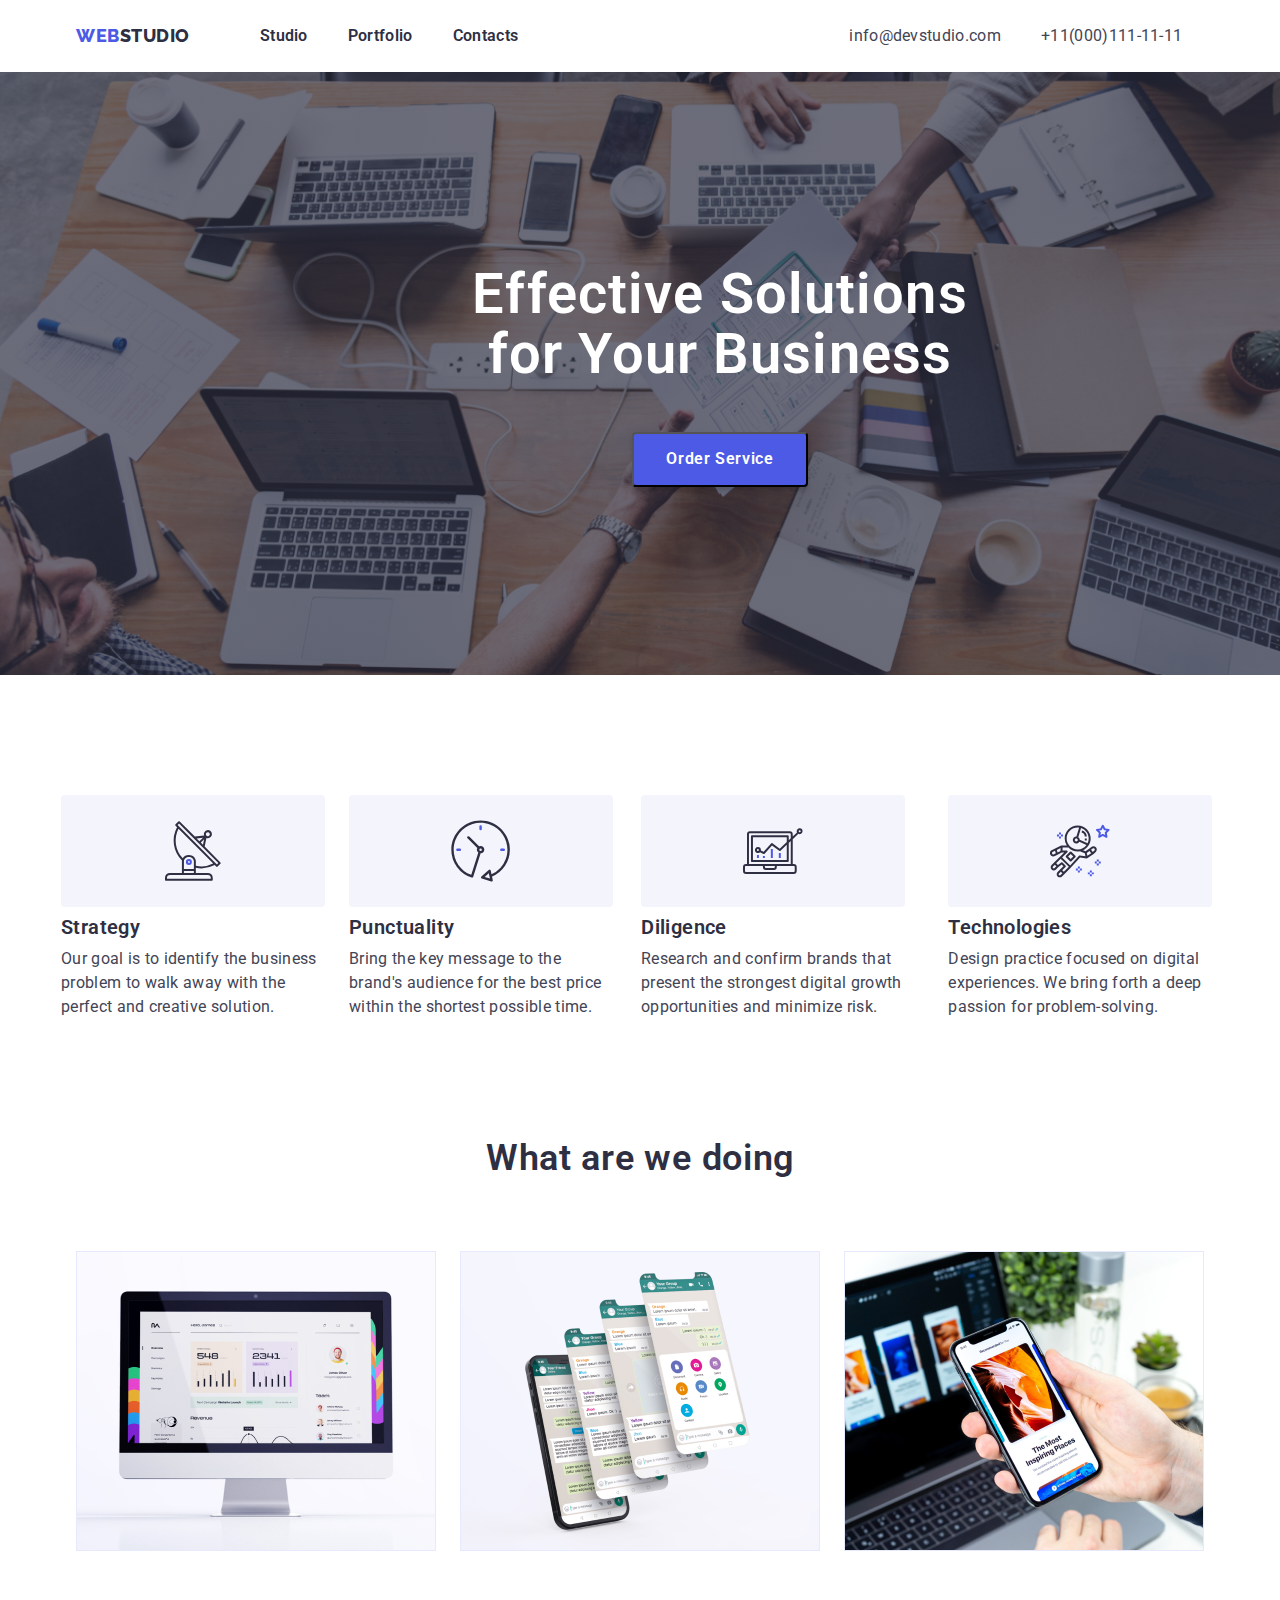
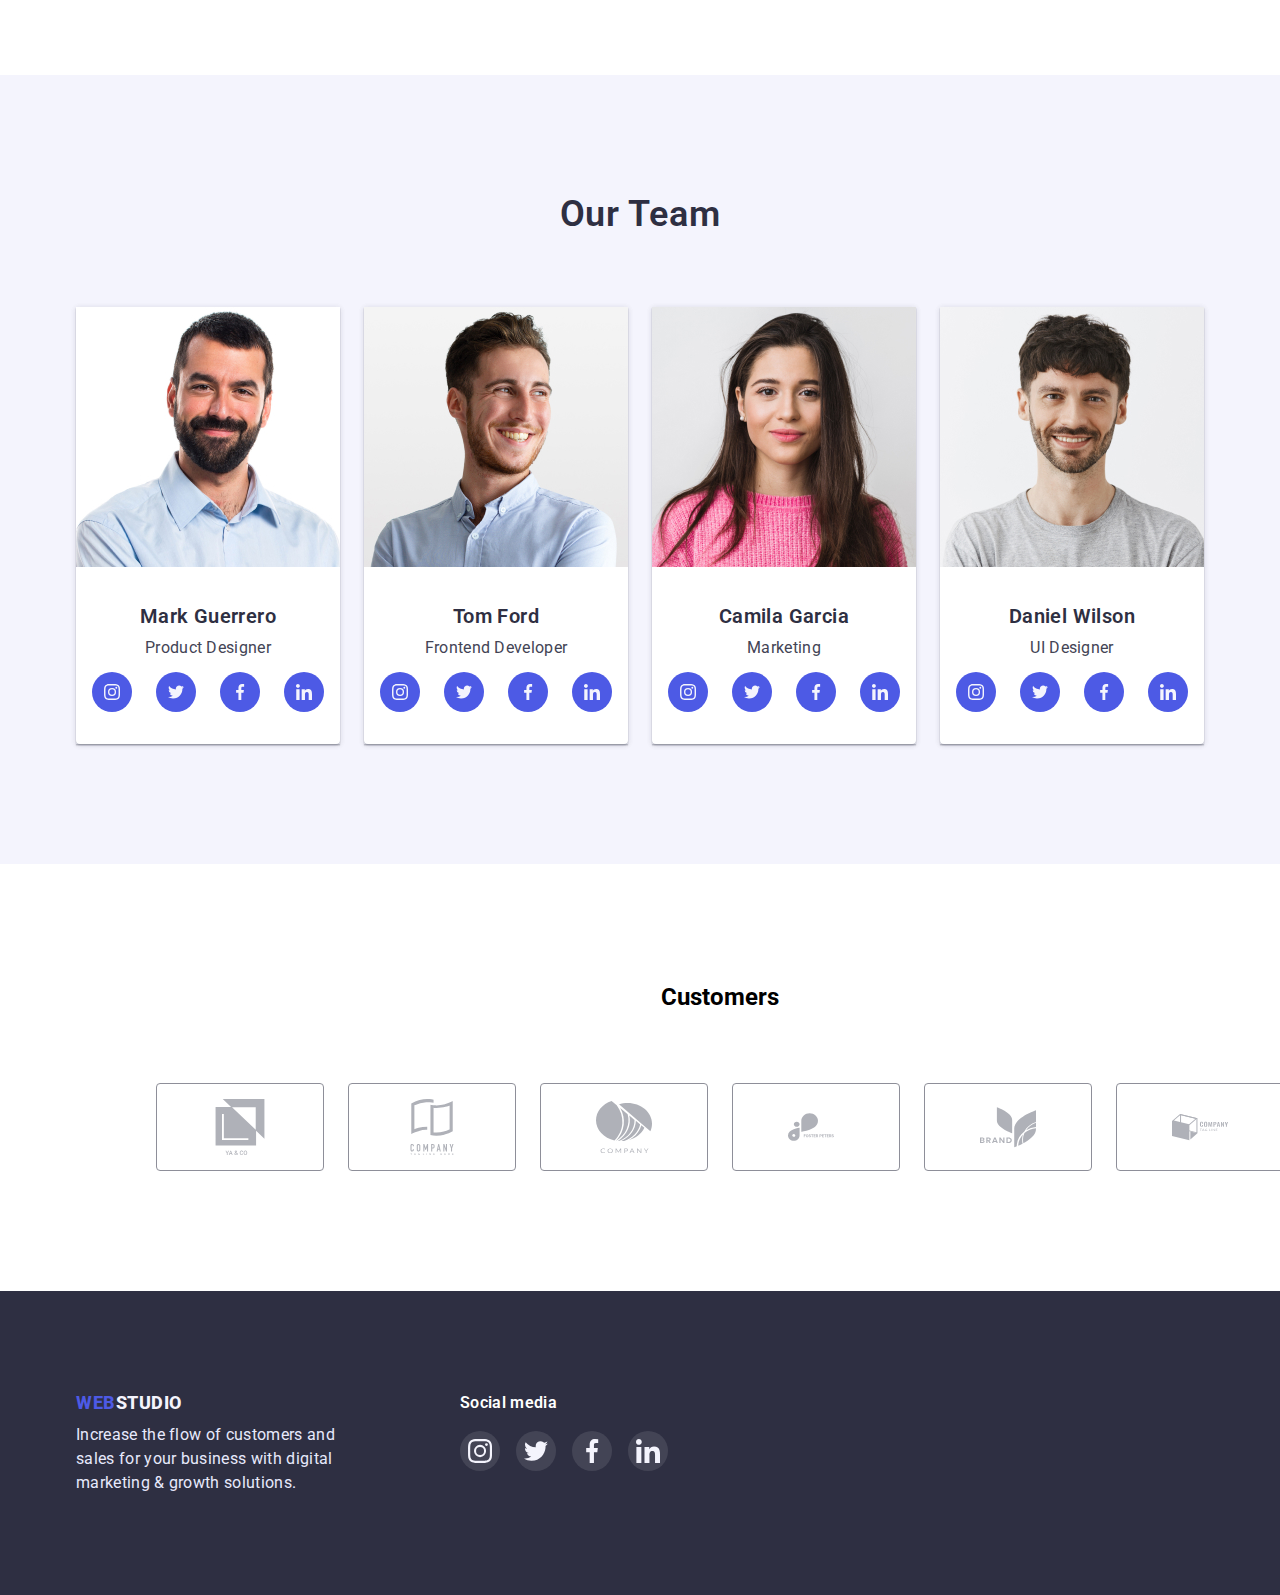
<file: index.html>
<!DOCTYPE html>
<html lang="en">
<head>
    <meta charset="UTF-8">
    <meta http-equiv="X-UA-Compatible" content="IE=edge">
    <meta name="viewport" content="width=device-width, initial-scale=1.0">
    <title>homework-4</title>
    
<link rel="preconnect" href="https://fonts.googleapis.com">
<link rel="preconnect" href="https://fonts.gstatic.com" crossorigin>
<link href="https://fonts.googleapis.com/css2?family=Raleway:wght@800&family=Roboto:wght@400;500;700;900&display=swap"
    rel="stylesheet">
    <link rel="stylesheet" href="https://cdnjs.cloudflare.com/ajax/libs/modern-normalize/1.1.0/modern-normalize.css"
        integrity="sha512-Y0MM+V6ymRKN2zStTqzQ227DWhhp4Mzdo6gnlRnuaNCbc+YN/ZH0sBCLTM4M0oSy9c9VKiCvd4Jk44aCLrNS5Q=="
        crossorigin="anonymous" referrerpolicy="no-referrer" />
    <link rel="stylesheet" href="./styles/styles.css">
</head>
<body>
<header class="header">
    <div class="container flex header-div">
    <nav class="flex">
        <div class="web">
        <a class="webstudio" href="./index.html"><span class="other-color">WEB</span>STUDIO</a>
        </div>
        <ul class="header-list flex">
            <li class="item"><a class="header-link" href="./">Studio</a></li>
            <li class="item"><a class="header-link" href="./portfolio.html">Portfolio</a></li>
            <li class="item"><a class="header-link" href="./">Contacts</a></li>
        </ul>
    </nav>
         
          <ul class="navigation-list">
            <li class="navigation-list-item"><a class="navigation-link" href="mailto:info@devstudio.com">info@devstudio.com</a></li>
            <li class="navigation-list-item"><a class="navigation-link" href="tel:+11(000)111-11-11">+11(000)111-11-11</a></li>
        </ul>
        
    </div>
    
</header>

<main>
    <section class="header-top-task hero-image">
        <div class="header-to">
            
             <h1 class="header-top-list">Effective Solutions <br> for Your Business</h1>
        </div>
             <div class="header-top-item">
                 <button class="header-top-button">Order Service</button>
             </div>
        
    </section>
    <section class=" rulee">
    <ul class="container rule">
        <li class="rule-link">
            <div class="icon-rule">
                <svg class="icon-svg" width="59.72" heigh="64">
                 <use href="./image/icon.svg#icon-antenna">
                 </use>
                </svg>
            </div>
            <h3 class="rule-list">Strategy</h3>
            <p class="rule-item">Our goal is to identify the business problem to walk away with the perfect and creative solution.</p>
        </li>
        <li class="rule-link">
            <div class="icon-rule">
                <svg class="icon-svg" width="61.22" heigh="64">
                 <use href="./image/icon.svg#icon-clock">
                 </use>
                </svg>
            </div>
            <h3 class="rule-list">Punctuality</h3>
            <p class="rule-item">Bring the key message to the brand's audience for the best price within the shortest possible time.</p>
        </li>
        <li class="rule-link">
            <div class="icon-rule">
                <svg class="icon-svg" width="59.72" heigh="64">
                 <use href="./image/icon.svg#icon-diagram">
                 </use>
                </svg>
            </div>
            <h3 class="rule-list">Diligence</h3>
            <p class="rule-item">Research and confirm brands that present the strongest digital growth opportunities and minimize risk.</p>
        </li>
        <li class="rule-link">
            <div class="icon-rule">
                <svg class="icon-svg" width="59.72" heigh="64">
                 <use href="./image/icon.svg#icon-astronaut">
                 </use>
                </svg>
            </div>
            <h3 class="rule-list">Technologies</h3>
            <p class="rule-item">Design practice focused on digital experiences. We bring forth a deep passion for problem-solving.</p>
        </li>
    </ul>
    </section>
    <section class="work-padding">
        <h2 class="container work-photo">What are we doing</h2>
        
            <ul class="work-spase ">
            <li class="work-space-photo"><img width="360" height="300" src="image/img1.jpg" alt="statistic"></li>

            <li class="work-space-photo"><img width="360" height="300" src="image/img2.jpg" alt="phone"></li>
        
            <li class="work-space-photo"><img width="360" height="300" src="image/img3.jpg" alt="men look in the phone"></li>
            </ul>
        
    </section>
    <section class="background-team ">
       <div class="team container"> 
        <h2 class="team-photo">Our Team</h2>
        
        <div class="team-spase ">
        <ul>
            <div class="team-box">
        <li class="team-space-photo"><img width="264" height="260" src="image/imgMark.jpg" alt="Mark">
           <div class="name-box">
            <h3 class="team-photo-name">Mark Guerrero</h3>
            <p class="team-photo-job">Product Designer</p>
            <ul class="team-list">
                <li class="team-item">
                    <a href="#" class="team-link">
                        <svg class="team-svg" width="16" height="16">
                            <use href="./image/icon.svg#icon-instagram"></use>
                        </svg>
                    </a>
                </li>
                <li>
                    <a href="#" class="team-link">
                        <svg class="team-svg" width="16" height="16">
                            <use href="./image/icon.svg#icon-twitter"></use>
                        </svg>
                    </a>
                </li>
                <li>
                    <a href="#" class="team-link">
                        <svg class="team-svg" width="16" height="16">
                            <use href="./image/icon.svg#icon-facebook"></use>
                        </svg>
                    </a>
                </li>
                <li>
                    <a href="#" class="team-link">
                        <svg class="team-svg" width="16" height="16">
                            <use href="./image/icon.svg#icon-linkedin"></use>
                        </svg>
                    </a>
                </li>
            </ul>
            </div>
        </li>
            </div>
        <div class="team-box">
        <li class="team-space-photo"><img width="264" height="260" src="image/imgTom.jpg" alt="Tom">
            <div class="name-box"><h3 class="team-photo-name">Tom Ford</h3>
            <p class="team-photo-job">Frontend Developer</p>
            <ul class="team-list">
                <li>
                    <a href="#" class="team-link">
                        <svg class="team-svg" width="16" height="16">
                            <use href="./image/icon.svg#icon-instagram"></use>
                        </svg>
                    </a>
                </li>
                <li>
                    <a href="#" class="team-link">
                        <svg class="team-svg" width="16" height="16">
                            <use href="./image/icon.svg#icon-twitter"></use>
                        </svg>
                    </a>
                </li>
                <li>
                    <a href="#" class="team-link">
                        <svg class="team-svg" width="16" height="16">
                            <use href="./image/icon.svg#icon-facebook"></use>
                        </svg>
                    </a>
                </li>
                <li>
                    <a href="#" class="team-link">
                        <svg class="team-svg" width="16" height="16">
                            <use href="./image/icon.svg#icon-linkedin"></use>
                        </svg>
                    </a>
                </li>   
            </ul>
            </div>
        </li>
        </div>
        <div class="team-box">
        <li class="team-space-photo"><img width="264" height="260" src="image/imgCamila.jpg" alt="Camila">
            <div class="name-box"><h3 class="team-photo-name">Camila Garcia</h3>
            <p class="team-photo-job">Marketing</p>
            <ul class="team-list">
                <li>
                    <a href="#" class="team-link">
                        <svg class="team-svg" width="16" height="16">
                            <use href="./image/icon.svg#icon-instagram"></use>
                        </svg>
                    </a>
                </li>
                <li>
                    <a href="#" class="team-link">
                        <svg class="team-svg" width="16" height="16">
                            <use href="./image/icon.svg#icon-twitter"></use>
                        </svg>
                    </a>
                </li>
                <li>
                    <a href="#" class="team-link">
                        <svg class="team-svg" width="16" height="16">
                            <use href="./image/icon.svg#icon-facebook"></use>
                        </svg>
                    </a>
                </li>
                <li>
                    <a href="#" class="team-link">
                        <svg class="team-svg" width="16" height="16">
                            <use href="./image/icon.svg#icon-linkedin"></use>
                        </svg>
                    </a>
                </li>  
            </ul>
            </div>
        </li>
        </div>
        <div class="team-box">
        <li class="team-space-photo"><img width="264" height="260" src="image/imgDaniel.jpg" alt="Daniel">
            <div class="name-box"><h3 class="team-photo-name">Daniel Wilson</h3>
            <p class="team-photo-job">UI Designer</p>
            <ul class="team-list">
                <li>
                    <a href="#" class="team-link">
                        <svg class="team-svg" width="16" height="16">
                            <use href="./image/icon.svg#icon-instagram"></use>
                        </svg>
                    </a>
                </li>
                <li>
                    <a href="#" class="team-link">
                        <svg class="team-svg" width="16" height="16">
                            <use href="./image/icon.svg#icon-twitter"></use>
                        </svg>
                    </a>
                </li>
                <li>
                    <a href="#" class="team-link">
                        <svg class="team-svg" width="16" height="16">
                            <use href="./image/icon.svg#icon-facebook"></use>
                        </svg>
                    </a>
                </li>
                <li>
                    <a href="#" class="team-link">
                        <svg class="team-svg" width="16" height="16">
                            <use href="./image/icon.svg#icon-linkedin"></use>
                        </svg>
                    </a>
                </li>  
            </ul>
            </div>
        </li>
        </div>
         </ul>
        </div>
        
    </section>
    <section class="cust">
        <div class="customers-div">
        <h2 class="customers">Customers</h2>
        <ul class="customers-list">
            <li class="customers-li">
                <a href="#" class="customers-link">
                   <svg class="customers-svg" width="104" height="56">
                    <use href="./image/icon.svg#icon-company-1"></use></svg> 
                </a>
            </li>
            <li class="customers-li">
                <a href="#" class="customers-link">
                    <svg class="customers-svg" width="104" height="56">
                        <use href="./image/icon.svg#icon-company-2"></use></svg>
                </a>
            </li>
            <li class="customers-li">
                <a href="#" class="customers-link">
                    <svg class="customers-svg" width="104" height="56">
                        <use href="./image/icon.svg#icon-company-3"></use></svg>
                </a>
            </li>
            <li class="customers-li">
                <a href="#" class="customers-link">
                    <svg class="customers-svg" width="104" height="56">
                        <use href="./image/icon.svg#icon-company-4"></use></svg>
                </a>
            </li>
            <li class="customers-li">
                <a href="#" class="customers-link">
                    <svg class="customers-svg" width="104" height="56">
                        <use href="./image/icon.svg#icon-company-5"></use></svg>
                </a>
            </li>
            <li class="customers-li">
                <a href="#" class="customers-link">
                    <svg class="customers-svg" width="104" height="56">
                        <use href="./image/icon.svg#icon-company-6"></use></svg>
                </a>
            </li>
        </ul>
    </div>
    </section>

</main>

<footer class="footer-item">
    <div class="footer-flex">
        <div class="containerr">
             
        <a class="webstudio-footer" href="./index.html"><span class="other-color">WEB</span>STUDIO</a>
                 
        <p class="footer-list">Increase the flow of customers and sales for your business with digital marketing & growth
                solutions.</p>
            
        </div>
    <div class="media-box">
      <h3 class="media">Social media</h3> 
      <ul class="social-list">
        <li class="media-li">
            <a class="media-link" href="">
                <svg class="media-svg" width="24" height="24">
                    <use href="./image/icon.svg#icon-instagram"></use></svg>
            </a>
        </li>
        <li class="media-li">
            <a class="media-link" href="">
                <svg class="media-svg" width="24" height="24">
                    <use href="./image/icon.svg#icon-twitter"></use></svg>
            </a>
        </li>
        <li class="media-li">
            <a class="media-link" href="">
                <svg class="media-svg" width="24" height="24">
                    <use href="./image/icon.svg#icon-facebook"></use></svg>
            </a>
        </li>
        <li class="media-li">
            <a class="media-link" href="">
                <svg class="media-svg" width="24" height="24">
                    <use href="./image/icon.svg#icon-linkedin"></use></svg>
            </a>
        </li>
      </ul>
    </div>
    </div>
</footer>

</body>
</html>
</file>
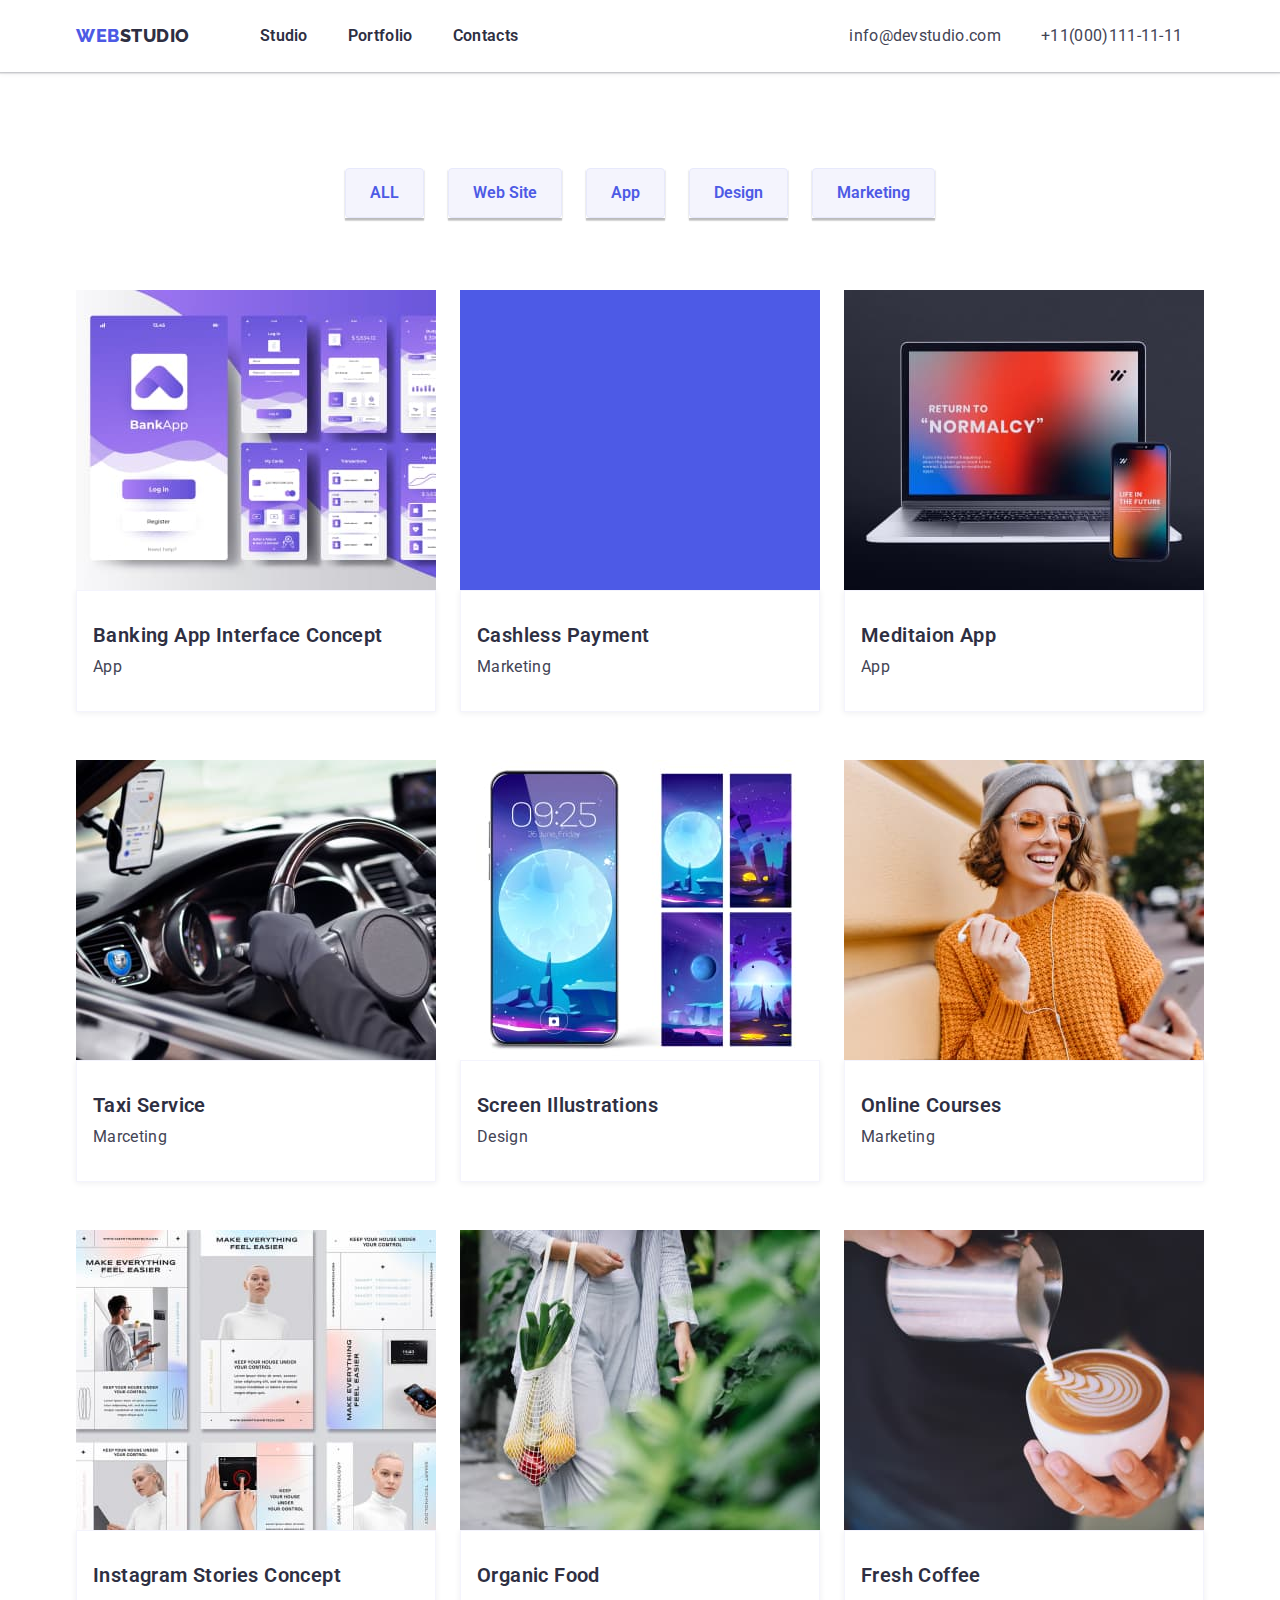
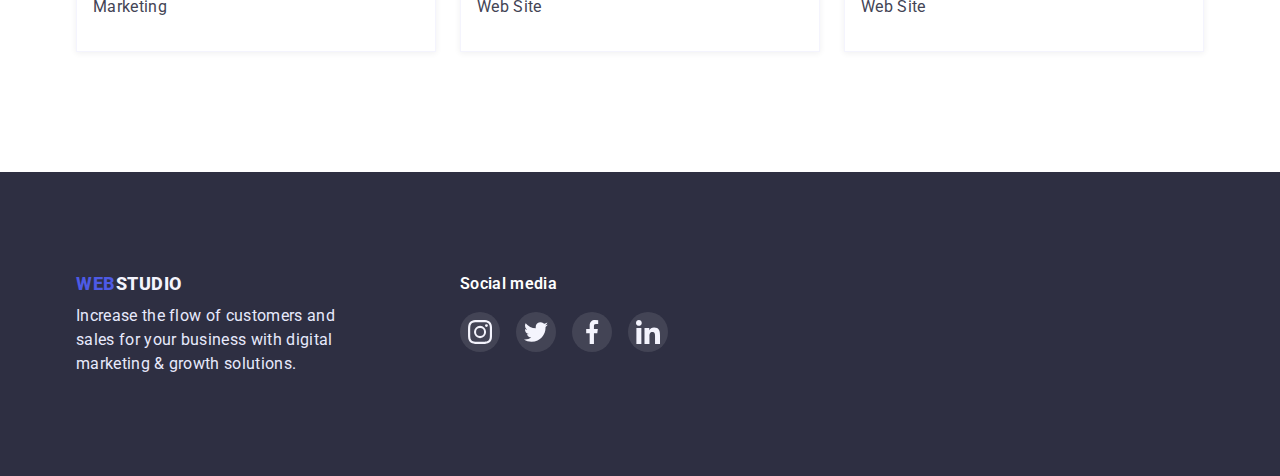
<file: portfolio.html>
<!DOCTYPE html>
<html lang="en">
<head>
    <meta charset="UTF-8">
    <meta http-equiv="X-UA-Compatible" content="IE=edge">
    <meta name="viewport" content="width=device-width, initial-scale=1.0">
    <title>homework-4</title>
    
<link rel="preconnect" href="https://fonts.googleapis.com">
<link rel="preconnect" href="https://fonts.gstatic.com" crossorigin>
<link href="https://fonts.googleapis.com/css2?family=Raleway:wght@800&family=Roboto:wght@400;500;700;900&display=swap"
    rel="stylesheet">
<link rel="stylesheet" href="https://cdnjs.cloudflare.com/ajax/libs/modern-normalize/1.1.0/modern-normalize.css"
      integrity="sha512-Y0MM+V6ymRKN2zStTqzQ227DWhhp4Mzdo6gnlRnuaNCbc+YN/ZH0sBCLTM4M0oSy9c9VKiCvd4Jk44aCLrNS5Q=="
      crossorigin="anonymous" referrerpolicy="no-referrer" />
    <link rel="stylesheet" href="./styles/styles.css">
</head>
<body>
<header class="header">
    <div class="container flex header-div">
        <nav class="flex">
            <div class="web">
                <a class="webstudio" href="./index.html"><span class="other-color">WEB</span>STUDIO</a>
            </div>
            <ul class="header-list flex">
                <li class="item"><a class="header-link" href="./">Studio</a></li>
                <li class="item"><a class="header-link" href="./portfolio.html">Portfolio</a></li>
                <li class="item"><a class="header-link" href="./">Contacts</a></li>
            </ul>
        </nav>

        <ul class="navigation-list">
            <li class="navigation-list-item"><a class="navigation-link"
                    href="mailto:info@devstudio.com">info@devstudio.com</a></li>
            <li class="navigation-list-item"><a class="navigation-link"
                    href="tel:+11(000)111-11-11">+11(000)111-11-11</a></li>
        </ul>

    </div>

</header>
    <main>
            <h1 class="visually-hidden">Navigation</h1>
            <section class="nav-list-style">
                <div class="contain">
                     <ul class="button-list"> 
                         <li class="button-list-nav">
                             <button class="nav-list-item">ALL</button>
                         </li>
                         <li class="button-list-nav">
                             <button class="nav-list-item">Web Site</button>
                         </li>
                         <li class="button-list-nav">
                             <button class="nav-list-item">App</button>
                         </li>
                         <li class="button-list-nav">
                             <button class="nav-list-item">Design</button>
                         </li>
                         <li class="button-list-nav">
                             <button class="nav-list-item">Marketing</button>
                         </li>
                     </ul>
                     <ul class="portfolio-list">
                        <li class="portfolio-how"> 
                         <img class="list-backround"width="360" height="300" src="image/img4.jpg" alt="app">
                         <div class="section-item">
                            <h2 class="section-title">Banking App Interface Concept</h2>
                            <p class="section-subtitle">App</p>
                        </div>
                         </li>
                        <li class="portfolio-how"> 
                         <img class="list-backround" width="360" height="300" src="image/img5.jpg" alt="marketing">
                         <div class="section-item">
                            <h2 class="section-title">Cashless Payment</h2>
                            <p class="section-subtitle">Marketing</p>
                        </div>
                        </li>
                        <li class="portfolio-how">
                         <img class="list-backround" width="360" height="300" src="image/img6.jpg" alt="app">
                        <div class="section-item">
                            <h2 class="section-title">Meditaion App</h2>
                            <p class="section-subtitle">App</p>
                        </div>
                        </li>
                        <li class="portfolio-how"> 
                            <img class="list-backround"img width="360" height="300" src="image/img7.jpg" alt="app">
                         <div class="section-item">
                            <h2 class="section-title">Taxi Service</h2>
                            <p class="section-subtitle">Marceting</p>
                        </div>
                        </li>
                         <li class="portfolio-how"> 
                         <img class="list-backround"width="360" height="300" src="image/img8.jpg" alt="Screen Illustrations">
                         <div class="section-item">
                            <h2 class="section-title">Screen Illustrations</h2>
                            <p class="section-subtitle">Design</p>
                        </div>
                        </li>
                        <li class="portfolio-how">
                         <img class="list-backround" width="360" height="300" src="image/img9.jpg" alt="Online Courses">
                         <div class="section-item">
                            <h2 class="section-title">Online Courses</h2>
                            <p class="section-subtitle">Marketing</p>
                        </div>
                        </li>
                        <li class="portfolio-how"> 
                         <img class="list-backround" width="360" height="300" src="image/img10.jpg" alt="Instagram Stories Concept">
                         <div class="section-item">
                            <h2 class="section-title">Instagram Stories Concept</h2>
                            <p class="section-subtitle">Marketing</p>
                        </div>
                        </li>
                        <li class="portfolio-how">
                         <img class="list-backround" width="360" height="300" src="image/img11.jpg" alt="Organic Food">
                         <div class="section-item">
                            <h2 class="section-title">Organic Food</h2>
                            <p class="section-subtitle">Web Site</p>
                        </div>
                        </li>
                        <li class="portfolio-how">
                         <img class="list-backround" width="360" height="300" src="image/img12.jpg" alt="Fresh Coffee">
                         <div class="section-item">
                            <h2 class="section-title">Fresh Coffee</h2>
                            <p class="section-subtitle">Web Site</p>
                        </div>
                        </li>
                    </ul>
                </div>
                </div>
            </section>
    </main>
    <footer class="footer-item">
        <div class="footer-flex">
            <div class="containerr">
                 
            <a class="webstudio-footer" href="./index.html"><span class="other-color">WEB</span>STUDIO</a>
                     
            <p class="footer-list">Increase the flow of customers and sales for your business with digital marketing & growth
                    solutions.</p>
                
            </div>
        <div class="media-box">
          <h3 class="media">Social media</h3> 
          <ul class="social-list">
            <li class="media-li">
                <a class="media-link" href="">
                    <svg class="media-svg" width="24" height="24">
                        <use href="./image/icon.svg#icon-instagram"></use></svg>
                </a>
            </li>
            <li class="media-li">
                <a class="media-link" href="">
                    <svg class="media-svg" width="24" height="24">
                        <use href="./image/icon.svg#icon-twitter"></use></svg>
                </a>
            </li>
            <li class="media-li">
                <a class="media-link" href="">
                    <svg class="media-svg" width="24" height="24">
                        <use href="./image/icon.svg#icon-facebook"></use></svg>
                </a>
            </li>
            <li class="media-li">
                <a class="media-link" href="">
                    <svg class="media-svg" width="24" height="24">
                        <use href="./image/icon.svg#icon-linkedin"></use></svg>
                </a>
            </li>
          </ul>
        </div>
        </div>
    </footer>
    
</body>
</html>
</file>
<file: styles/styles.css>
header{
font-family: 'Raleway', sans-serif;
}

body{
    font-family: 'Roboto', sans-serif;
     background-color: #ffffff;
}
body {
    box-sizing: border-box;
}


/*header*/

.container {
    width: 1158px;
    padding-left: 15px;
    padding-right: 15px;
    margin: 0 auto;  
}

.web{
     margin-right: 70px;   
}

.flex{
    display: flex;
    align-items: center;
}

.header-list {
    margin: 0 auto;
     padding: 0;
    list-style: none;
}

.header{
    
     box-shadow: 0px 2px 1px rgba(46, 47, 66, 0.08), 0px 1px 1px rgba(46, 47, 66, 0.16), 0px 1px 6px rgba(46, 47, 66, 0.08);
    background: #FFFFFF;   
}

.webstudio {
    font-weight: 800;
    font-size: 18px;
    line-height: 1.33;
    letter-spacing: 0.03em;
    text-transform: uppercase;
    color: #2E2F42;
    text-decoration: none;
}

.other-color{
    font-weight: 800;
    font-size: 18px;
    line-height: 1.33;
    letter-spacing: 0.03em;
    text-transform: uppercase;
    color: #4D5AE5;
}

.header-list .item:not(:last-child){
    margin-right: 40px;
}
.header-link:hover,
.header-link:focus{
 color: #4D5AE5;
}

.header-div{
    padding-top: 24px;
    padding-bottom: 24px;
}

.header-link {
    font-family: 'Roboto';
    font-weight: 600;
    font-size: 16px;
    line-height: 1.5;
    letter-spacing: 0.02em;
    color: #2e2f42;
    text-decoration: none;
}

.navigation-list .navigation-list-item:not(:last-child) {
    margin-right: 40px;
}

.navigation-list{
    display: flex;
    align-items: center;
    
    padding-left: 0; 
    margin: 0;
    margin-left: 331px;
    list-style: none;
}

.navigation-link {
    font-family: 'Roboto';
    font-size: 16px;
    line-height: 1.5;
    letter-spacing: 0.02em;
    color: #434455;
    text-decoration: none;
}

.navigation-link:hover,
.navigation-link:focus{
    color: #4D5AE5;;
}

/*header-top*/

.header-top-task{
    min-width: 1440px;
    height: 603px;
padding-top: 192px;
padding-bottom: 192px;
margin: 0 auto;
    background-color: #2E2F42;
   
    
}
.hero-image{
    max-width: 1440px;
    max-height: 603px;
    background-image:
    linear-gradient(to right ,rgba( 46, 47, 66, 0.7 ),rgba( 46, 47, 66, 0.7 )) ,
    url(../image/people-office.jpg);
     background-color: gray;
    display: block;
    background-position: center;
    background-size: cover;
    background-repeat: no-repeat;
    
}

.header-top{
    text-align: center;
       
}

.header-top-list {
    margin: 0 auto;
    font-weight: 600;
    font-size: 56px;
    line-height: calc(60/56);
     text-align: center;
    letter-spacing: 0.02em;

    color: #FFFFFF;
}

.header-top-item{
    display: flex;
    justify-content: center;
    margin-top: 48px;
         
}
.header-top-button:hover{
    background: #4D5AE5;
    box-shadow: 0px 1px 6px rgba(46, 47, 66, 0.08), 0px 1px 1px rgba(46, 47, 66, 0.16), 0px 2px 1px rgba(46, 47, 66, 0.08);
    border-radius: 4px;
}
.header-top-button:active{
    background: #404BBF;
box-shadow: 0px 4px 4px rgba(0, 0, 0, 0.15);
border-radius: 4px;
}

.header-top-button {
    border-radius: 4px;
     padding: 16px 32px;
     gap: 10px;

    font-weight: 600;
    font-size: 16px;
    line-height: 1.18;
    letter-spacing: 0.04em;
     color: #FFFFFF;
     background: #4D5AE5;
     box-shadow: 0px 4px 4px rgba(0, 0, 0, 0.15);
     border-radius: 4px;
}

/*rule*/
.icon-rule{
    margin-bottom: 8px;
    width: 264px;
    height: 112px;
    display: flex;
    justify-content: center;
    background-color: #F4F4FD;
    border-radius: 4px;
}
.icon-svg{
    fill: #2E2F42;;
}

.rulee{
    padding-top: 120px;
    padding-bottom: 120px;
}

.rule {
    display: flex;
    list-style: none;
    padding: 0;
    margin: 0 auto;
   

}

.rule .rule-link:not(:last-child){
    margin-right: 24px;
}

.rule-list {
    margin: 0 auto;
     font-weight: 600;
     font-size: 20px;
     line-height: 1.20;
     letter-spacing: 0.02em;
     color: #2E2F42;
}

.rule-item {
    margin: 0 auto;
    margin-top: 8px;
    
    font-size: 16px;
    line-height: 1.5;
    letter-spacing: 0.02em;
    color: #434455;
}

/*section1*/
.work-padding{
padding-bottom: 120px;
margin: 0 auto;
}
.work-photo{
    
    
    text-align: center;
    font-weight: 600;
    font-size: 36px;
    line-height: 1.11;
    letter-spacing: 0.02em;
    color: #2E2F42;
}



.work-spase{
     display: flex;
    justify-content: center;
    padding-left: 0;
     margin-top: 72px;
    margin-right: 0;
    margin-bottom: 0;
    list-style: none;
     
}
.work-spase .work-space-photo:not(:last-child) {
    margin-right: 24px;
}

/*section2*/

.background-team{
    
    
    padding-top: 120px;
    padding-bottom: 120px;
    margin-left: auto;
    margin-right: auto;

    background: #F4F4FD;
}


.team-photo{
    margin: 0 auto;
    margin-bottom: 72px;
    
    text-align: center;
    font-weight: 600;
    font-size: 36px;
    line-height: 1.11;
    letter-spacing: 0.02em;
    text-transform: capitalize;
    color: #2E2F42;
}

.team-spase ul{
    display: flex;
    justify-content: center;
    padding-left: 0;
    list-style: none;
    margin: 0 auto;
    
}

.team-spase .team-box:not(:last-child){
    margin-right: 24px;
}
.name-box {

    padding-top: 32px;
    padding-bottom: 32px;
}
.team-box{
    background: #FFFFFF;
        box-shadow: 0px 1px 6px rgba(46, 47, 66, 0.08), 0px 1px 1px rgba(46, 47, 66, 0.16), 0px 2px 1px rgba(46, 47, 66, 0.08);
        border-radius: 0px 0px 4px 4px;
}


.team-photo-name {
    
    margin: 0;
    margin-bottom: 8px;
    text-align: center;
    font-weight: 600;
    font-size: 20px;
    line-height: 1.2;
    letter-spacing: 0.02em;
    color: #2E2F42;
}
.team-space-photo{
    box-shadow: 0px 1px 6px rgba(46, 47, 66, 0.08), 0px 1px 1px rgba(46, 47, 66, 0.16), 0px 2px 1px rgba(46, 47, 66, 0.08);
}

.team-photo-job {

    margin: 0;
    font-size: 16px;
    text-align: center;
    line-height: 1.5;
    letter-spacing: 0.02em;
    color: #434455;
}
.team-list{
    display: flex;
    justify-content: center;
    flex-direction: row;
    align-items: center;
    padding: 0;
    gap: 24px;
}
.team-link{
    width: 40px;
    height: 40px;
    display: flex;
    border-radius: 50%;
    background-color: #4D5AE5;
    justify-content: center;
    align-items: center;
    flex-direction: row;
    padding: 0;
    margin-top: 12px;
    
}
.team-item{
    border: 0;
}
.team-svg{
   fill: #F4F4FD;;

}
/*customers*/
.cust{
    min-width: 1440px;
    
    
}
.customers-div{
    width: 1158px;
    padding-left: 15px;
    padding-right: 15px;
    margin: 0 auto;
   
    

}
.customers{
    margin: 0 auto;
    padding: 0;
    padding-top: 120px;
    padding-bottom: 72px;
    display: flex;
    justify-content: center;
    align-items: center;
    
}
.customers-li{

 
}
.customers-link{
 display: flex;
 justify-content: center;
 align-items: center;
 flex-direction: row;
 width: 168px;
height: 88px;  
 border: 1px solid #8E8F99;
 border-radius: 4px;
 color: #AFB1B8;
}


.customers-list .customers-li:not(:last-child){
    margin-right: 24px;
}
.customers-list{
 
display: flex;
justify-content: center;
align-items: center;
list-style: none;
margin: 0 auto;
padding: 0;
padding-bottom: 120px;
}
.customers-link:hover,
.customers-link:focus{
    border-color:#404BBF;
    color: #4D5AE5;
}
.customers-svg{
fill: currentColor
}
.customers-svg:hover{
    fill: #404BBF;
}

/*fotter*/
.footer-item{
    
    padding-top: 100px;
    padding-bottom: 100px;
    margin: 0 auto;
    background: #2E2F42;

}
.containerr{


}

.webstudio-footer {
    text-decoration: none;
    font-weight: 800;
    font-size: 18px;
    line-height: 1.16;
    letter-spacing: 0.03em;
     color: #F4F4FD;
} 

    

.footer-list{
    margin: 0 ;
    margin-top: 8px;
    width: 264px;
    
     font-size: 16px;
     line-height: 1.5;
     letter-spacing: 0.02em;
     color: #E7E9FC;
}
.footer-flex{
    max-width: 1158px;
    padding-left: 15px;
    padding-right: 15px;
    margin: 0 auto;
    display: flex;
    justify-content: center
    align-items: center;
}
.media-box{
     
    padding-left: 120px;  
}
.media-svg{
    margin: 0;
    
    
}
.media-link{
    width: 24px;
    height: 24px;
    
    
}
.social-list .media-link:hover{
    background-color: #31D0AA;
   
}
.social-list.media-link:active{
   background-color: #31D0AA; 
}
.media-link{
    width: 40px;
    height: 40px;
    display: flex;
    justify-content: center;
    align-items: center;
    background: rgba(255, 255, 255, 0.1);
    border-radius: 50%;
}
.media{
margin: 0;

font-weight: 600;
font-size: 16px;
line-height: 24px;
letter-spacing: 0.02em;
color: #FFFFFF;
}
.social-list{
list-style: none;
padding-left: 0;
margin: 0;
margin-top: 16px;
display: flex;

}
.social-list .media-li:not(:last-child){
    margin-right: 16px;
}
/*portfolio-navigation*/

.visually-hidden {
    position: absolute;
    width: 1px;
    height: 1px;
    margin: -1px;
    border: 0;
    padding: 0;

    white-space: nowrap;
    clip-path: inset(100%);
    clip: rect(0 0 0 0);
    overflow: hidden;
}

.nav-list-style{
    
    
    padding-top: 96px;
    padding-bottom: 120px;
    list-style: none;
}
.button-list{
    display: flex;
    justify-content: center;
    margin: 0 auto;
    padding-left: 0;
}
.button-list .button-list-nav:not(:last-child){
    margin-right: 24px;
}
.button-list-nav{
    box-shadow: 0px 3px 1px rgba(0, 0, 0, 0.1), 0px 2px 1px rgba(0, 0, 0, 0.08), 0px 2px 2px rgba(0, 0, 0, 0.12);
}
.nav-list-item{
    padding-top: 12px;
    padding-bottom: 12px;
    padding-left: 24px;
    padding-right: 24px;
   
    border: 1px solid #E7E9FC;
        border-radius: 4px;
    font-weight: 600;
    font-size: 16px;
    line-height: 1.5;
    color: #4D5AE5; 
     background: #F4F4FD;
     
}

.nav-list-item:hover,
.nav-list-item:focus{
    background: #4D5AE5;
    color: white;
}

/*portfolio section*/

.nav-list-style ul{
    list-style: none;
}
.contain{
        width: 1158px;
         padding: 0 15px;
        margin: 0 auto;
        
}
.list-backround{
    display: block;
}
.portfolio-list{
        display: flex;
        flex-wrap: wrap;
        row-gap: 48px;
        column-gap: 24px;
        padding-left: 0;
        margin: 0 auto;
        margin-top: 72px;
        list-style: none;
        
        
        
}
   
.portfolio-list .list-backround{
        flex-basis: calc((100% - 2 * 24) / 3);
}

.section-item {
padding: 32px 0px;
padding-left: 16px;

border: 0.5px solid #F4F4FD;
    box-shadow: 0px 1px 6px rgba(46, 47, 66, 0.08);

}
.portfolio-how:hover{
    box-shadow: 0px 1px 6px rgba(46, 47, 66, 0.08), 0px 1px 1px rgba(46, 47, 66, 0.16), 0px 2px 1px rgba(46, 47, 66, 0.08);
}
.section-title {

    margin: 0;
    font-weight: 600;
    font-size: 20px;
    line-height: 1.2;
    letter-spacing: 0.02em;
    color: #2E2F42;
}


.section-subtitle {
margin: 0;
padding-top: 8px;
    font-size: 16px;
    line-height: 1.5;
    letter-spacing: 0.02em;
    color: #434455;
}
</file>
